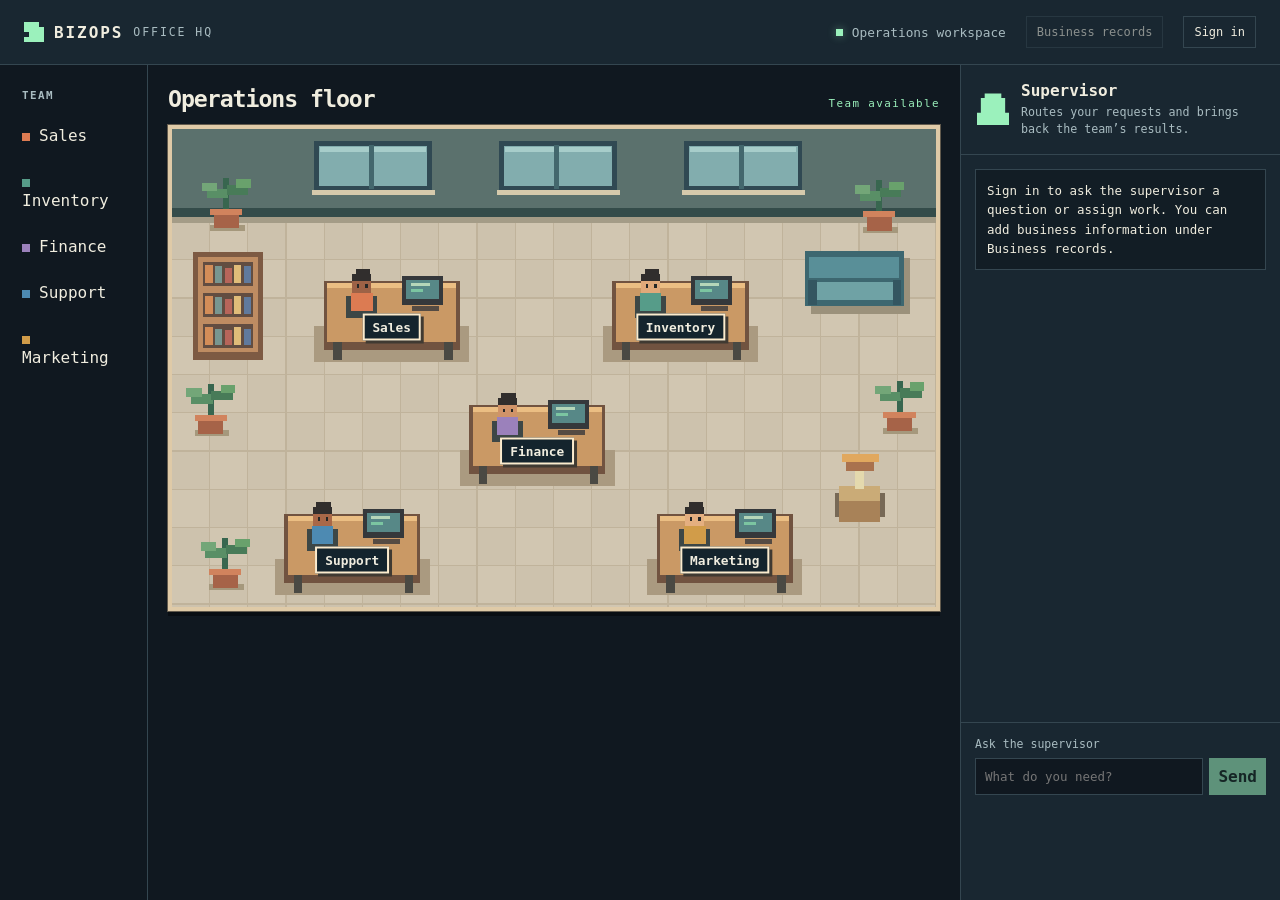
<file: docs/index.html>
<!doctype html>
<html lang="en">
<head>
  <meta charset="utf-8">
  <meta name="viewport" content="width=device-width, initial-scale=1">
  <title>BizOps · Office HQ</title>
  <link rel="stylesheet" href="office.css">
  <script src="cloud-workspace.js" defer></script>
  <script src="office.js" defer></script>
</head>
<body>
  <header class="mast">
    <div class="brand"><span class="brand-icon" aria-hidden="true"></span> BIZOPS <span>OFFICE HQ</span></div>
    <div class="workspace"><span class="light" aria-hidden="true"></span><span id="business">Operations workspace</span></div>
    <button id="records-open" class="quiet" type="button" disabled>Business records</button>
    <button id="workspace-account" class="quiet" type="button">Sign in</button>
  </header>
  <dialog id="account">
    <form id="account-form">
      <h2>Access Office HQ</h2>
      <p>Sign in to use your business records and saved conversations.</p>
      <label for="email">Email</label>
      <input id="email" type="email" autocomplete="email" required>
      <label for="password">Password</label>
      <input id="password" type="password" autocomplete="current-password" required minlength="6">
      <p id="account-status" role="status"></p>
      <button class="action" value="login">Sign in</button>
      <button class="quiet" value="register">Create account</button>
      <button id="account-close" class="quiet" type="button">Close</button>
    </form>
  </dialog>
  <dialog id="records">
    <form id="records-form">
      <h2>Business records</h2>
      <p>Save the information you want the supervisor to use in its work.</p>
      <label for="category">Category</label>
      <select id="category">
        <option value="operations">Operations</option><option value="sales">Sales</option>
        <option value="inventory">Inventory</option><option value="finance">Finance</option>
        <option value="support">Support</option><option value="marketing">Marketing</option>
      </select>
      <label for="record-title">Title</label>
      <input id="record-title" maxlength="120" required>
      <label for="record-body">Business information</label>
      <textarea id="record-body" rows="4" maxlength="4000" required></textarea>
      <p id="record-status" role="status"></p>
      <button class="action">Save record</button>
      <button id="records-close" class="quiet" type="button">Close</button>
    </form>
    <div id="record-list"></div>
  </dialog>
  <main>
    <section class="roster" aria-label="Agent roster">
      <h2>TEAM</h2>
      <div id="team"></div>
    </section>
    <section class="center" aria-labelledby="office-title">
      <div class="room-title"><h1 id="office-title">Operations floor</h1><span id="work-status" role="status">Team available</span></div>
      <div class="floor">
        <canvas id="floor" width="640" height="400" aria-hidden="true"></canvas>
        <div id="desks"></div>
      </div>
    </section>
    <aside class="console" aria-label="Supervisor chat">
      <header class="agent-header">
        <div id="portrait" class="portrait" aria-hidden="true"></div>
        <div><h2>Supervisor</h2><p>Routes your requests and brings back the team’s results.</p></div>
      </header>
      <div id="log" class="log" role="log" aria-live="polite">
        <p class="message">Sign in to ask the supervisor a question or assign work. You can add business information under Business records.</p>
      </div>
      <form id="request">
        <label for="prompt">Ask the supervisor</label>
        <div class="compose">
          <input id="prompt" maxlength="4000" required placeholder="What do you need?" disabled>
          <button disabled>Send</button>
        </div>
      </form>
    </aside>
  </main>
</body>
</html>
</file>
<file: docs/office.css>
:root {
  color-scheme: dark;
  --bg: #101820;
  --panel: #192731;
  --line: #344650;
  --text: #f0eddf;
  --muted: #a9bcc1;
  --mint: #9bf1bc;
  --gold: #ffd18e;
  font-family: "Cascadia Mono", Consolas, monospace;
  color: var(--text);
  background: var(--bg);
}
* { box-sizing: border-box; }
body { margin: 0; }
button, input { font: inherit; }
button { cursor: pointer; }
button:disabled { opacity: .53; cursor: default; }
button:focus-visible, input:focus-visible { outline: 2px solid var(--gold); outline-offset: 3px; }
h1, h2, p, pre { margin: 0; }
.mast { display: flex; align-items: center; gap: 20px; padding: 16px 24px; border-bottom: 1px solid var(--line); background: var(--panel); }
.brand { display: flex; align-items: center; gap: 10px; letter-spacing: .12em; font-weight: 900; }
.brand span:last-child { color: var(--muted); font-weight: normal; font-size: .72rem; }
.brand-icon { width: 20px; height: 20px; background: var(--mint); clip-path: polygon(0 0, 75% 0, 75% 25%, 100% 25%, 100% 100%, 0 100%, 0 75%, 25% 75%, 25% 50%, 0 50%); }
.workspace { display: flex; align-items: center; gap: 9px; color: var(--muted); margin-left: auto; font-size: .8rem; }
.light { width: 7px; height: 7px; background: var(--mint); box-shadow: 0 0 9px #9bf1bc70; }
.quiet, .scenario { border: 1px solid var(--line); background: var(--panel); color: var(--text); }
.quiet { padding: 8px 10px; font-size: .75rem; }
main { display: grid; grid-template-columns: 148px minmax(0, 1fr) minmax(288px, 25vw); max-width: 1660px; margin: auto; min-height: calc(100dvh - 65px); }
.roster { padding: 24px 12px; border-right: 1px solid var(--line); }
.roster h2, .room-title span { color: var(--muted); font-size: .68rem; letter-spacing: .13em; }
.roster h2 { margin: 0 10px 14px; }
#team { display: grid; gap: 7px; }
.team-member { padding: 10px; }
.team-member::before { content: ""; display: inline-block; width: 8px; height: 8px; margin-right: 9px; background: var(--agent); }
.team-member[data-assigned="true"] { background: var(--panel); color: var(--mint); }
.nav-note { color: var(--muted); font-size: .72rem; line-height: 1.55; padding: 20px 10px; }
.center { padding: 20px; min-width: 0; }
.room-title { display: flex; align-items: baseline; justify-content: space-between; gap: 12px; margin-bottom: 13px; }
h1 { font-size: clamp(1.1rem, 2vw, 1.45rem); letter-spacing: -.045em; }
.floor { position: relative; border: 4px solid #dfcaa7; box-shadow: 0 0 0 1px #625a4d, 0 5px 0 #090e13; }
canvas { display: block; width: 100%; image-rendering: pixelated; }
.desk { position: absolute; transform: translate(-50%, -50%); background: #14242d; color: var(--text); border: 2px solid #fbebcd; padding: 4px 8px; font-weight: 700; font-size: clamp(.6rem, 1vw, .9rem); box-shadow: 3px 3px #403a32; }
.desk[data-assigned="true"] { background: var(--mint); border-color: #172d24; color: #14251e; }
[data-working="true"] { color: var(--mint); }
.desk[data-working="true"] {
  background: #244635;
  border-color: var(--mint);
  animation: processing .55s steps(2, jump-none) infinite alternate;
}
@keyframes processing {
  from { box-shadow: 3px 3px #403a32; }
  to { box-shadow: 3px 3px #403a32, 0 0 0 4px #9bf1bc66; }
}
@media (prefers-reduced-motion: reduce) {
  .desk[data-working="true"] { animation: none; }
}
.scenario:hover, .quiet:hover { border-color: var(--mint); }
.drills { margin-top: 23px; }
.drills h2, .console h2 { font-size: 1rem; }
#scenarios { display: grid; grid-template-columns: repeat(2, minmax(0, 1fr)); gap: 8px; }
.scenario { text-align: left; display: flex; flex-direction: column; gap: 4px; padding: 10px; font-size: .79rem; }
.scenario small { color: var(--mint); letter-spacing: .08em; text-transform: uppercase; }
.console { background: var(--panel); border-left: 1px solid var(--line); display: flex; flex-direction: column; min-width: 0; }
.agent-header { display: flex; align-items: center; gap: 12px; padding: 16px; border-bottom: 1px solid var(--line); }
.portrait { flex: 0 0 32px; height: 32px; background: var(--agent, var(--mint)); clip-path: polygon(24% 0, 76% 0, 76% 14%, 88% 14%, 88% 60%, 100% 60%, 100% 100%, 0 100%, 0 60%, 12% 60%, 12% 14%, 24% 14%); }
.agent-header p { color: var(--muted); font-size: .73rem; line-height: 1.45; margin-top: 4px; }
.log { padding: 14px; flex: 1; min-height: 245px; max-height: 63vh; overflow: auto; }
.message { background: #121d25; border: 1px solid var(--line); padding: 11px; margin-bottom: 9px; overflow-wrap: anywhere; white-space: pre-wrap; font-size: .78rem; line-height: 1.55; }
.user { background: #244635; border-color: #3b7354; }
.error { border-color: #eb9e82; }
#approval { margin: 0 14px 12px; padding: 10px; border: 1px solid var(--gold); }
#approval pre { color: var(--gold); white-space: pre-wrap; overflow-wrap: anywhere; font-size: .75rem; margin: 9px 0; max-height: 180px; overflow: auto; }
#approval button { margin-right: 7px; }
form { padding: 14px; border-top: 1px solid var(--line); }
label { display: block; font-size: .72rem; color: var(--muted); margin-bottom: 7px; }
.compose { display: flex; gap: 6px; }
input { min-width: 0; flex: 1; color: var(--text); background: var(--bg); border: 1px solid var(--line); padding: 9px; font-size: .78rem; }
.action, .compose button { color: #13251c; border: 1px solid var(--mint); background: var(--mint); padding: 8px; font-weight: 700; }
.action.reject { color: var(--text); background: transparent; border-color: var(--line); }
dialog { width: min(420px, calc(100vw - 24px)); background: var(--panel); color: var(--text); border: 1px solid var(--line); padding: 0; }
dialog::backdrop { background: #09131bd9; }
dialog form { padding: 20px; }
dialog p { margin: 10px 0; color: var(--muted); line-height: 1.5; }
dialog input, dialog select, dialog textarea {
  display: block;
  width: 100%;
  margin-bottom: 12px;
  font: inherit;
  color: var(--text);
  background: var(--bg);
  border: 1px solid var(--line);
  padding: 8px;
}
#record-list { padding: 0 20px; }
#record-list details { padding: 10px 0; border-top: 1px solid var(--line); }
#record-list p { white-space: pre-wrap; overflow-wrap: anywhere; }
#work-status { color: var(--mint); }
@media (max-width: 1050px) {
  main { grid-template-columns: minmax(0, 1fr) minmax(280px, 29vw); }
  .roster { grid-column: 1 / -1; border-right: 0; border-bottom: 1px solid var(--line); padding: 7px 12px; }
  .roster h2, .nav-note { display: none; }
  #team { display: flex; gap: 4px; flex-wrap: wrap; }
}
@media (max-width: 730px) {
  main { grid-template-columns: minmax(0, 1fr); }
  .center { padding: 14px; }
  .console { border-left: 0; border-top: 1px solid var(--line); }
  .mast { padding: 12px; gap: 9px; flex-wrap: wrap; }
  .brand span:last-child, .drills .room-title span { display: none; }
  .team-member { padding: 6px; font-size: .72rem; }
  .desk { padding: 2px 4px; }
}
</file>
